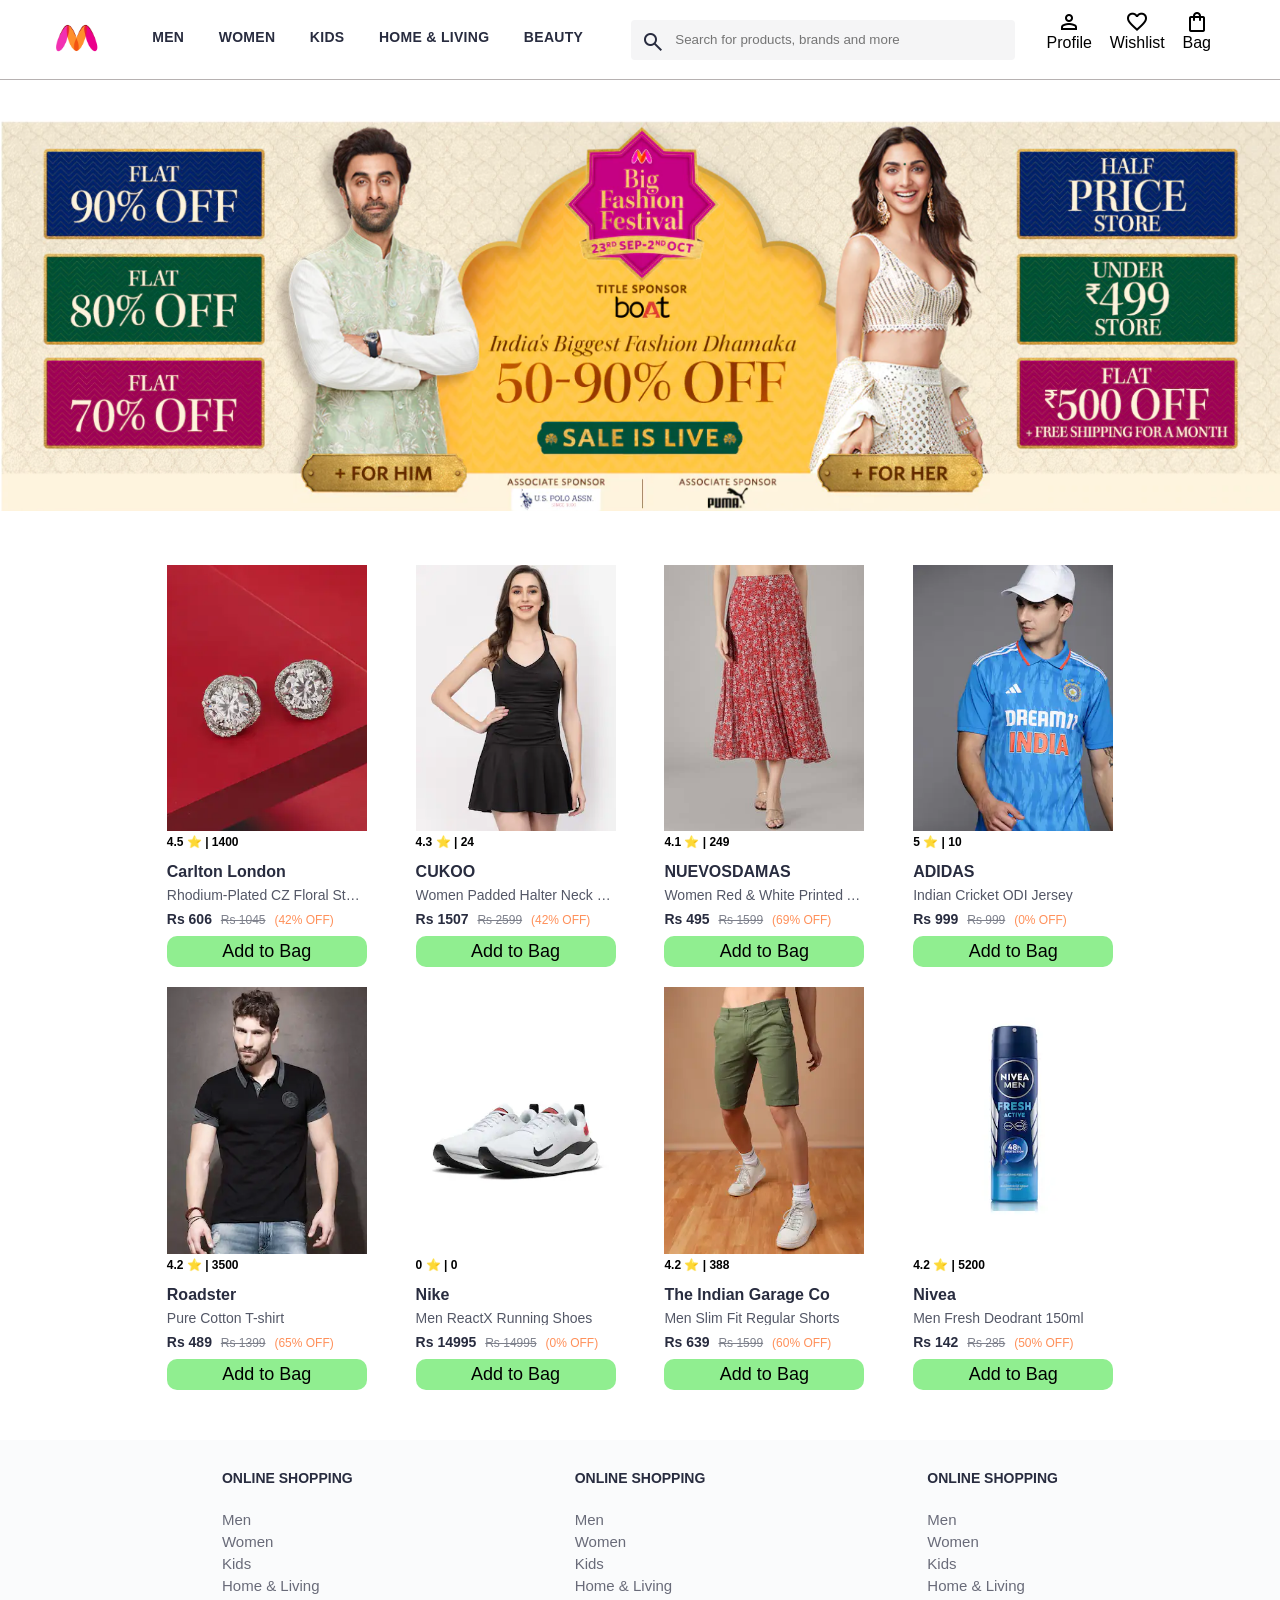
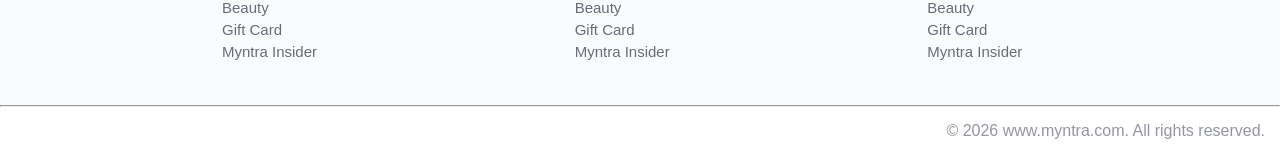
<file: index.html>
<!DOCTYPE html>
<html lang="en">
<head>
    <title>Myntra Functional Clone</title>
    <link rel="stylesheet" href="css/index.css">
    <link rel="stylesheet" href="https://fonts.googleapis.com/css2?family=Material+Symbols+Outlined:opsz,wght,FILL,GRAD@20..48,100..700,0..1,-50..200" />
</head>
<body>
    <header>
        <div class="logo_container">
            <a href="#"><img class="myntra_home" src="images/myntra_logo.webp" alt="Myntra Home"></a>
        </div>
        <nav class="nav_bar">
            <a href="pages/men.html">Men</a>
            <a href="pages/women.html">Women</a>
            <a href="pages/kids.html">Kids</a>
            <a href="pages/home.html">Home & Living</a>
            <a href="pages/beauty.html">Beauty</a>
        </nav>
        <div class="search_bar">
            <span class="material-symbols-outlined search_icon">search</span>
            <input class="search_input" placeholder="Search for products, brands and more">
        </div>
        <div class="action_bar">
            <div class="action_container">
                <span class="material-symbols-outlined action_icon">person</span>
                <span class="action_name">Profile</span>
            </div>

            <div class="action_container">
                <span class="material-symbols-outlined action_icon">favorite</span>
                <span class="action_name">Wishlist</span>
            </div>

            <a class="action_container" style="color: black;" href="pages/bag.html">
                <span class="material-symbols-outlined action_icon">shopping_bag</span>
                <span class="action_name">Bag</span>
                <span class="bag-item-count">0</span>
            </a>
        </div>
    </header>
    <main>
        <div class="banner_container">
            <img class="banner_image" src="images/index_img_1.png" alt="Banner Image">
        </div>
        <div class="items-container">
        </div>
    </main>
    <footer>
        <div class="footer_container">
            <div class="footer_column">
                <h3>ONLINE SHOPPING</h3>

                <a href="#">Men</a>
                <a href="#">Women</a>
                <a href="#">Kids</a>
                <a href="#">Home & Living</a>
                <a href="#">Beauty</a>
                <a href="#">Gift Card</a>
                <a href="#">Myntra Insider</a>
            </div>

            <div class="footer_column">
                <h3>ONLINE SHOPPING</h3>

                <a href="#">Men</a>
                <a href="#">Women</a>
                <a href="#">Kids</a>
                <a href="#">Home & Living</a>
                <a href="#">Beauty</a>
                <a href="#">Gift Card</a>
                <a href="#">Myntra Insider</a>
            </div>

            <div class="footer_column">
                <h3>ONLINE SHOPPING</h3>

                <a href="#">Men</a>
                <a href="#">Women</a>
                <a href="#">Kids</a>
                <a href="#">Home & Living</a>
                <a href="#">Beauty</a>
                <a href="#">Gift Card</a>
                <a href="#">Myntra Insider</a>
            </div>
        </div>
        <hr>

        <div class="copyright">
            © 2026 www.myntra.com. All rights reserved.
        </div>
    </footer>
    <script src="data/items.js"></script>
    <script src="scripts/index.js"></script>
</body>
</html>
</file>
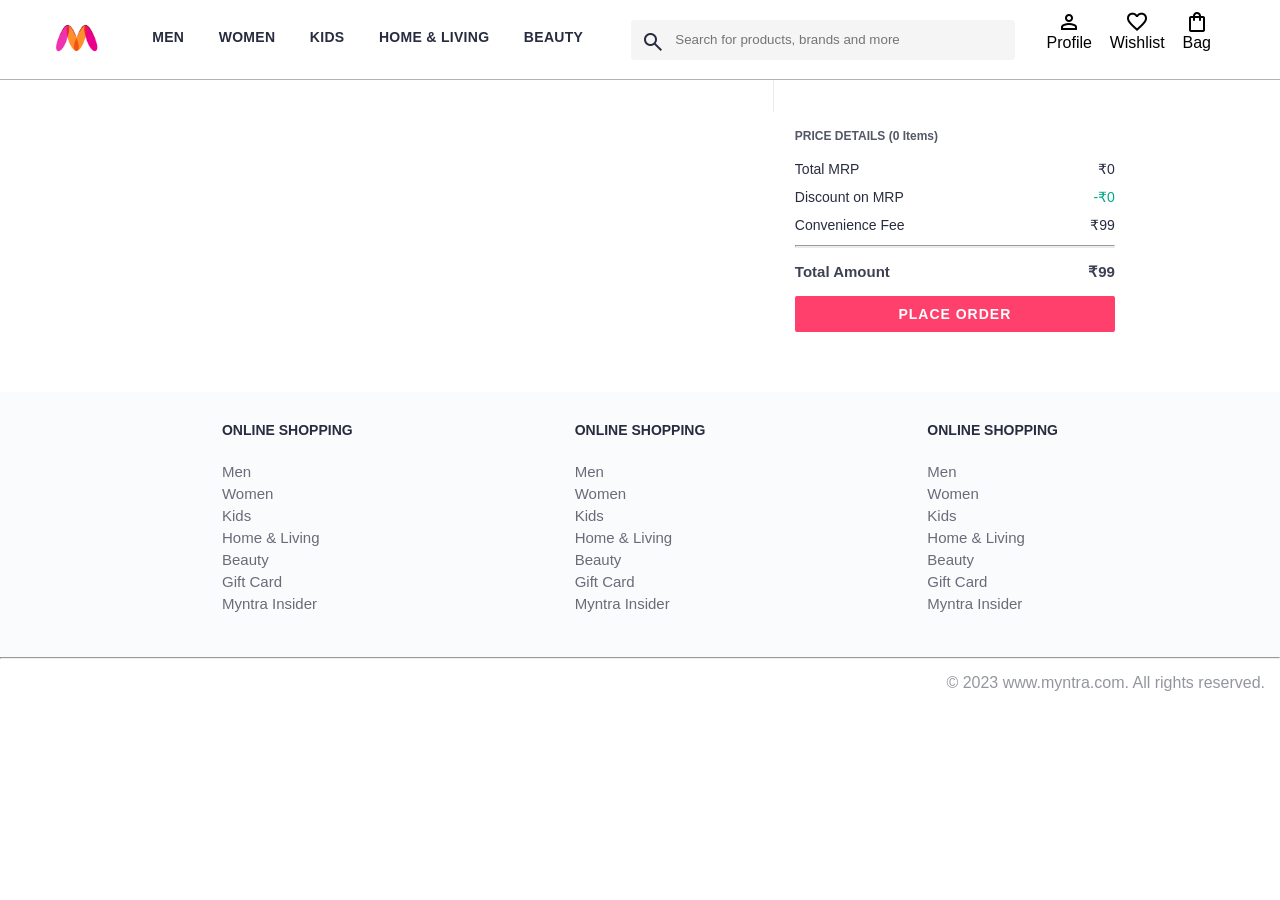
<file: pages/bag.html>
<!DOCTYPE html>
<html lang="en">
<head>
    <title>Myntra Clone</title>
    <link rel="stylesheet" href="../css/index.css">
    <link rel="stylesheet" href="../css/bag.css">
    <link rel="stylesheet" href="https://fonts.googleapis.com/css2?family=Material+Symbols+Outlined:opsz,wght,FILL,GRAD@20..48,100..700,0..1,-50..200" />
</head>
<body>
    <header>
        <div class="logo_container">
            <a href="#"><img class="myntra_home" src="../images/myntra_logo.webp" alt="Myntra Home"></a>
        </div>
        <nav class="nav_bar">
            <a href="men.html">Men</a>
            <a href="women.html">Women</a>
            <a href="kids.html">Kids</a>
            <a href="home.html">Home & Living</a>
            <a href="beauty.html">Beauty</a>
        </nav>
        <div class="search_bar">
            <span class="material-symbols-outlined search_icon">search</span>
            <input class="search_input" placeholder="Search for products, brands and more">
        </div>
        <div class="action_bar">
            <div class="action_container">
                <span class="material-symbols-outlined action_icon">person</span>
                <span class="action_name">Profile</span>
            </div>

            <div class="action_container">
                <span class="material-symbols-outlined action_icon">favorite</span>
                <span class="action_name">Wishlist</span>
            </div>

            <div class="action_container">
                <span class="material-symbols-outlined action_icon">shopping_bag</span>
                <span class="action_name">Bag</span>
                <span class="bag-item-count">0</span>
            </div>
        </div>
    </header>
    <main>
      <div class="bag-page">
        <div class="bag-items-container">
        </div>
        <div class="bag-summary">
        </div>

      </div>
    </main>
    <footer>
        <div class="footer_container">
            <div class="footer_column">
                <h3>ONLINE SHOPPING</h3>

                <a href="#">Men</a>
                <a href="#">Women</a>
                <a href="#">Kids</a>
                <a href="#">Home & Living</a>
                <a href="#">Beauty</a>
                <a href="#">Gift Card</a>
                <a href="#">Myntra Insider</a>
            </div>

            <div class="footer_column">
                <h3>ONLINE SHOPPING</h3>

                <a href="#">Men</a>
                <a href="#">Women</a>
                <a href="#">Kids</a>
                <a href="#">Home & Living</a>
                <a href="#">Beauty</a>
                <a href="#">Gift Card</a>
                <a href="#">Myntra Insider</a>
            </div>

            <div class="footer_column">
                <h3>ONLINE SHOPPING</h3>

                <a href="#">Men</a>
                <a href="#">Women</a>
                <a href="#">Kids</a>
                <a href="#">Home & Living</a>
                <a href="#">Beauty</a>
                <a href="#">Gift Card</a>
                <a href="#">Myntra Insider</a>
            </div>
        </div>
        <hr>

        <div class="copyright">
            © 2023 www.myntra.com. All rights reserved.
        </div>
    </footer>
    <script src="../data/items.js"></script>
    <script src="../data/menitems.js"></script>
    <script src="../data/womenitems.js"></script>
    <script src="../data/kidsitems.js"></script>
    <script src="../data/homeitems.js"></script>
    <script src="../data/beautyitems.js"></script>
    <script src="../scripts/index.js"></script>
    <script src="../scripts/bag.js"></script>


</body>
</html>
</file>
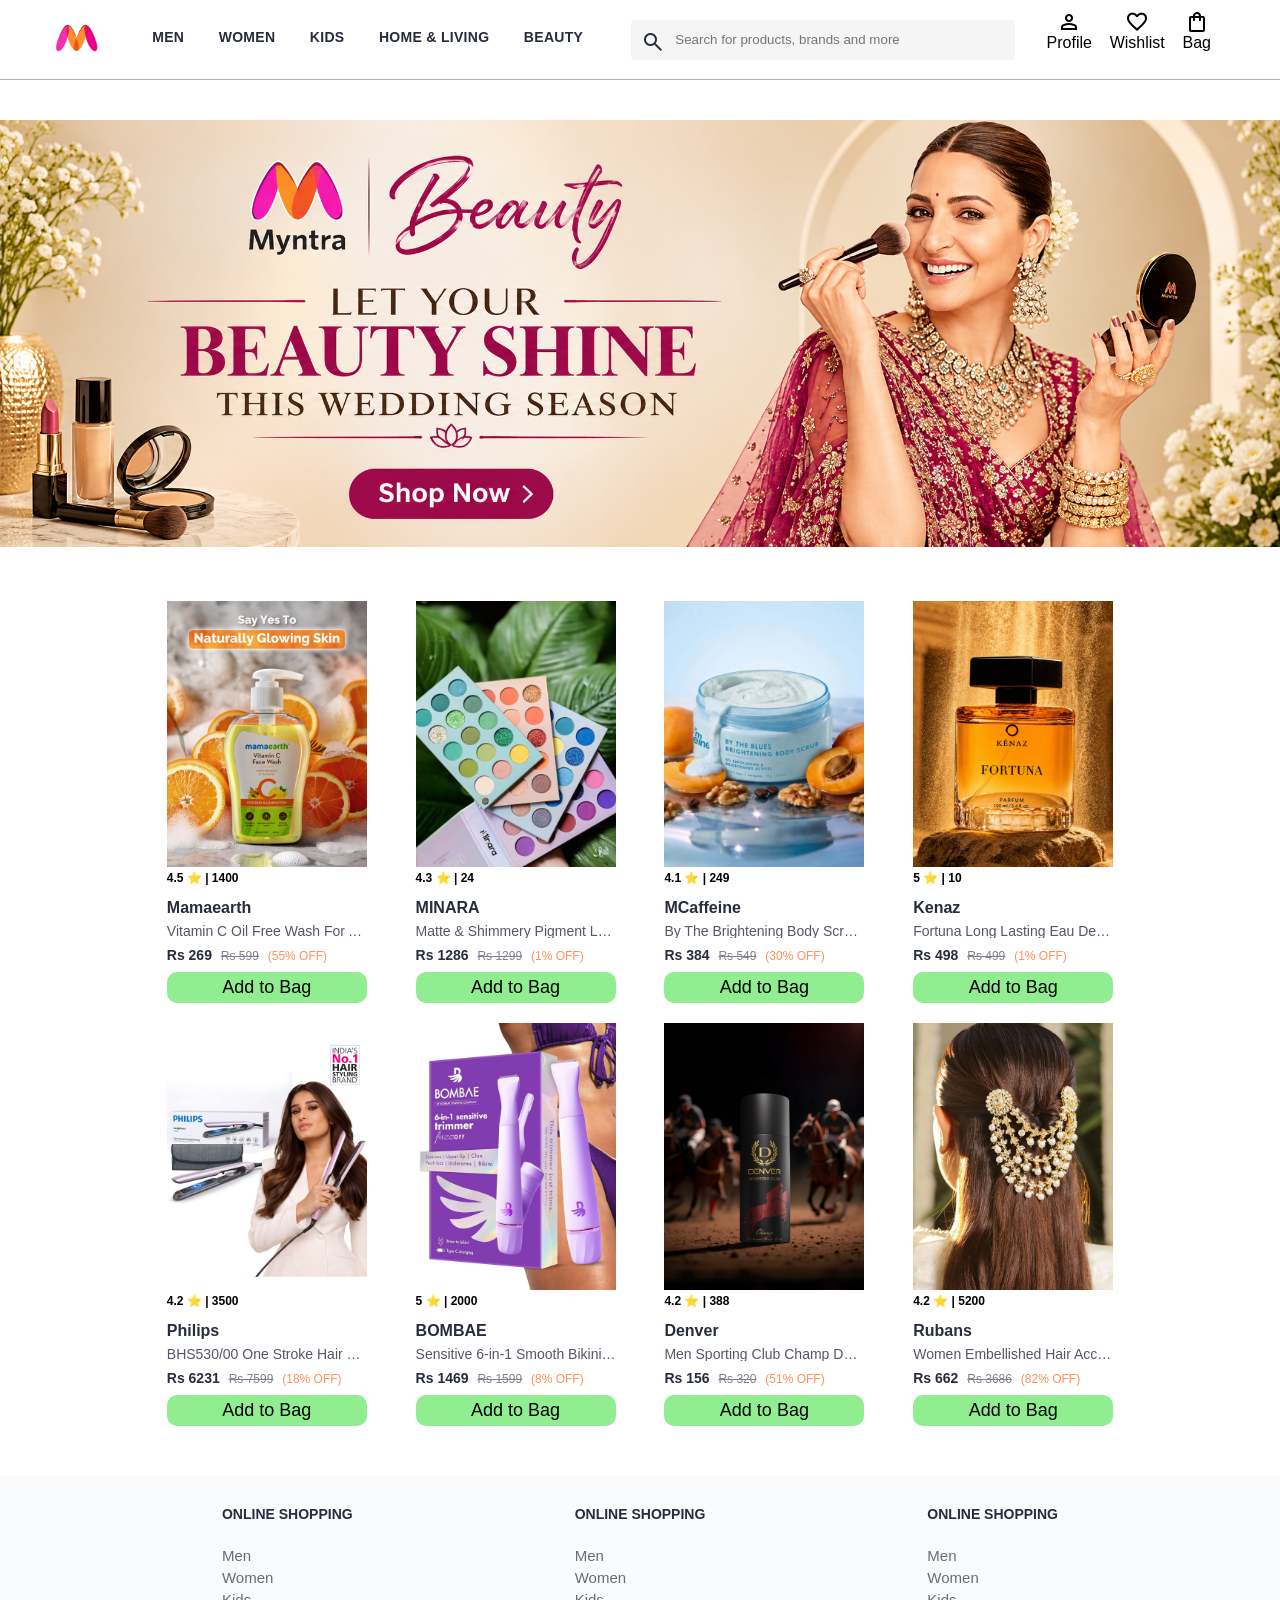
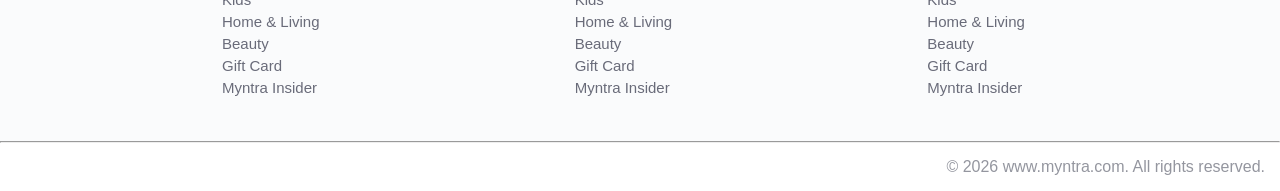
<file: pages/beauty.html>
<!DOCTYPE html>
<html lang="en">
<head>
    <title>Myntra Functional Clone</title>
    <link rel="stylesheet" href="../css/index.css">
    <link rel="stylesheet" href="https://fonts.googleapis.com/css2?family=Material+Symbols+Outlined:opsz,wght,FILL,GRAD@20..48,100..700,0..1,-50..200" />
</head>
<body>
    <header>
        <div class="logo_container">
            <a href="#"><img class="myntra_home" src="../images/myntra_logo.webp" alt="Myntra Home"></a>
        </div>
        <nav class="nav_bar">
            <a href="men.html">Men</a>
            <a href="women.html">Women</a>
            <a href="kids.html">Kids</a>
            <a href="home.html">Home & Living</a>
            <a href="beauty.html">Beauty</a>
        </nav>
        <div class="search_bar">
            <span class="material-symbols-outlined search_icon">search</span>
            <input class="search_input" placeholder="Search for products, brands and more">
        </div>
        <div class="action_bar">
            <div class="action_container">
                <span class="material-symbols-outlined action_icon">person</span>
                <span class="action_name">Profile</span>
            </div>

            <div class="action_container">
                <span class="material-symbols-outlined action_icon">favorite</span>
                <span class="action_name">Wishlist</span>
            </div>

            <a class="action_container" style="color: black;" href="../pages/bag.html">
                <span class="material-symbols-outlined action_icon">shopping_bag</span>
                <span class="action_name">Bag</span>
                <span class="bag-item-count">0</span>
            </a>
        </div>
    </header>

    
    
    <main>
        <div class="banner_container">
            <img class="banner_image" src="../images/beauty/banner.png " alt="Banner Image">
        </div>
       
        <div class="items-container">
        </div>
       
        
    </main>
    <footer>
        <div class="footer_container">
            <div class="footer_column">
                <h3>ONLINE SHOPPING</h3>

                <a href="#">Men</a>
                <a href="#">Women</a>
                <a href="#">Kids</a>
                <a href="#">Home & Living</a>
                <a href="#">Beauty</a>
                <a href="#">Gift Card</a>
                <a href="#">Myntra Insider</a>
            </div>

            <div class="footer_column">
                <h3>ONLINE SHOPPING</h3>

                <a href="#">Men</a>
                <a href="#">Women</a>
                <a href="#">Kids</a>
                <a href="#">Home & Living</a>
                <a href="#">Beauty</a>
                <a href="#">Gift Card</a>
                <a href="#">Myntra Insider</a>
            </div>

            <div class="footer_column">
                <h3>ONLINE SHOPPING</h3>

                <a href="men.html">Men</a>
                <a href="#">Women</a>
                <a href="#">Kids</a>
                <a href="#">Home & Living</a>
                <a href="#">Beauty</a>
                <a href="#">Gift Card</a>
                <a href="#">Myntra Insider</a>
            </div>
        </div>
        <hr>

        <div class="copyright">
            © 2026 www.myntra.com. All rights reserved.
        </div>
    </footer>
     
    
    <script src="../data/beautyitems.js"></script>
    <script src="../scripts/beauty.js"></script>



</body>
</html>
</file>
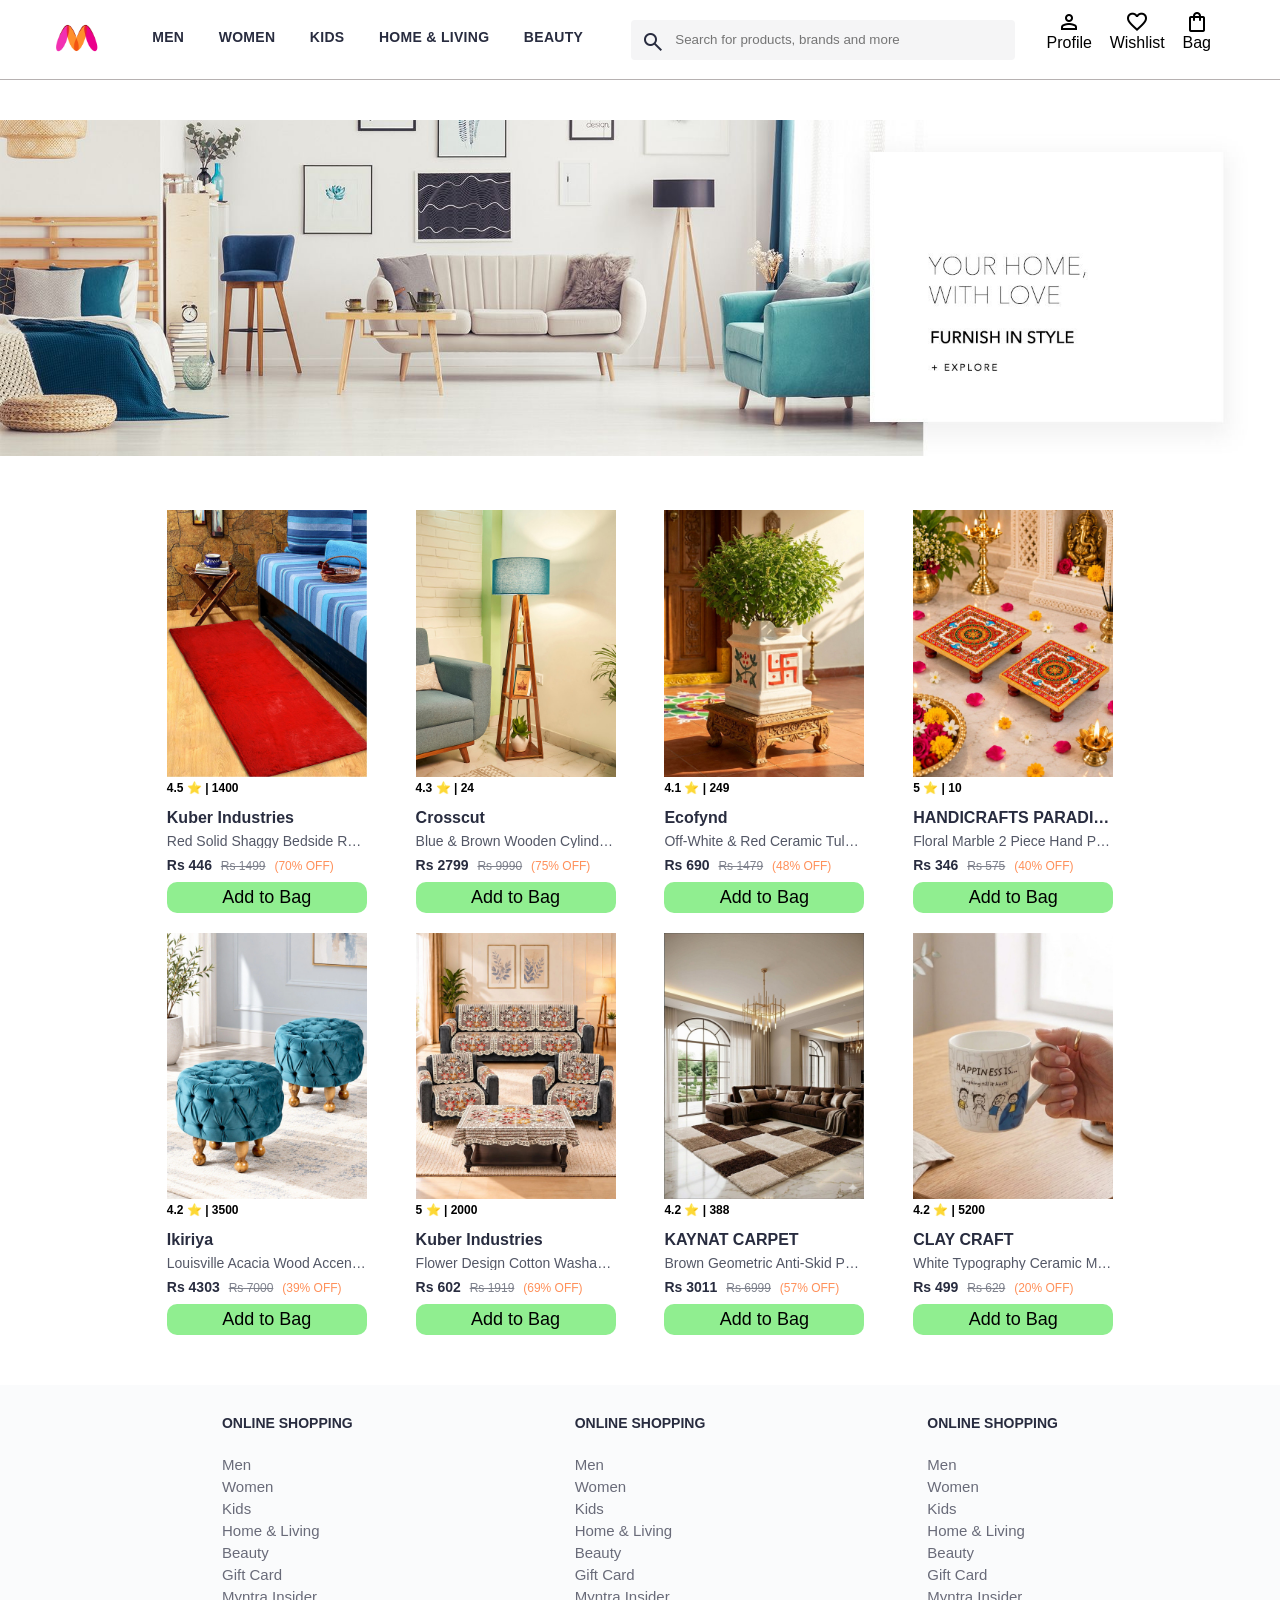
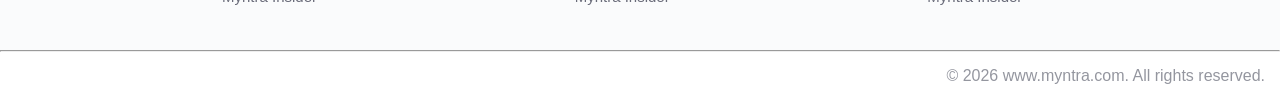
<file: pages/home.html>
<!DOCTYPE html>
<html lang="en">
<head>
    <title>Myntra Functional Clone</title>
    <link rel="stylesheet" href="../css/index.css">
    <link rel="stylesheet" href="https://fonts.googleapis.com/css2?family=Material+Symbols+Outlined:opsz,wght,FILL,GRAD@20..48,100..700,0..1,-50..200" />
</head>
<body>
    <header>
        <div class="logo_container">
            <a href="#"><img class="myntra_home" src="../images/myntra_logo.webp" alt="Myntra Home"></a>
        </div>
        <nav class="nav_bar">
            <a href="men.html">Men</a>
            <a href="women.html">Women</a>
            <a href="kids.html">Kids</a>
            <a href="home.html">Home & Living</a>
            <a href="beauty.html">Beauty</a>
        </nav>
        <div class="search_bar">
            <span class="material-symbols-outlined search_icon">search</span>
            <input class="search_input" placeholder="Search for products, brands and more">
        </div>
        <div class="action_bar">
            <div class="action_container">
                <span class="material-symbols-outlined action_icon">person</span>
                <span class="action_name">Profile</span>
            </div>

            <div class="action_container">
                <span class="material-symbols-outlined action_icon">favorite</span>
                <span class="action_name">Wishlist</span>
            </div>

            <a class="action_container" style="color: black;" href="../pages/bag.html">
                <span class="material-symbols-outlined action_icon">shopping_bag</span>
                <span class="action_name">Bag</span>
                <span class="bag-item-count">0</span>
            </a>
        </div>
    </header>

    
    
    <main>
        <div class="banner_container">
            <img class="banner_image" src="../images/home/banner.jpg " alt="Banner Image">
        </div>
       
        <div class="items-container">
        </div>
       
        
    </main>
    <footer>
        <div class="footer_container">
            <div class="footer_column">
                <h3>ONLINE SHOPPING</h3>

                <a href="#">Men</a>
                <a href="#">Women</a>
                <a href="#">Kids</a>
                <a href="#">Home & Living</a>
                <a href="#">Beauty</a>
                <a href="#">Gift Card</a>
                <a href="#">Myntra Insider</a>
            </div>

            <div class="footer_column">
                <h3>ONLINE SHOPPING</h3>

                <a href="#">Men</a>
                <a href="#">Women</a>
                <a href="#">Kids</a>
                <a href="#">Home & Living</a>
                <a href="#">Beauty</a>
                <a href="#">Gift Card</a>
                <a href="#">Myntra Insider</a>
            </div>

            <div class="footer_column">
                <h3>ONLINE SHOPPING</h3>

                <a href="men.html">Men</a>
                <a href="#">Women</a>
                <a href="#">Kids</a>
                <a href="#">Home & Living</a>
                <a href="#">Beauty</a>
                <a href="#">Gift Card</a>
                <a href="#">Myntra Insider</a>
            </div>
        </div>
        <hr>

        <div class="copyright">
            © 2026 www.myntra.com. All rights reserved.
        </div>
    </footer>
     
    <script src="../data/homeitems.js"></script>
    <script src="../scripts/home.js"></script>



</body>
</html>
</file>
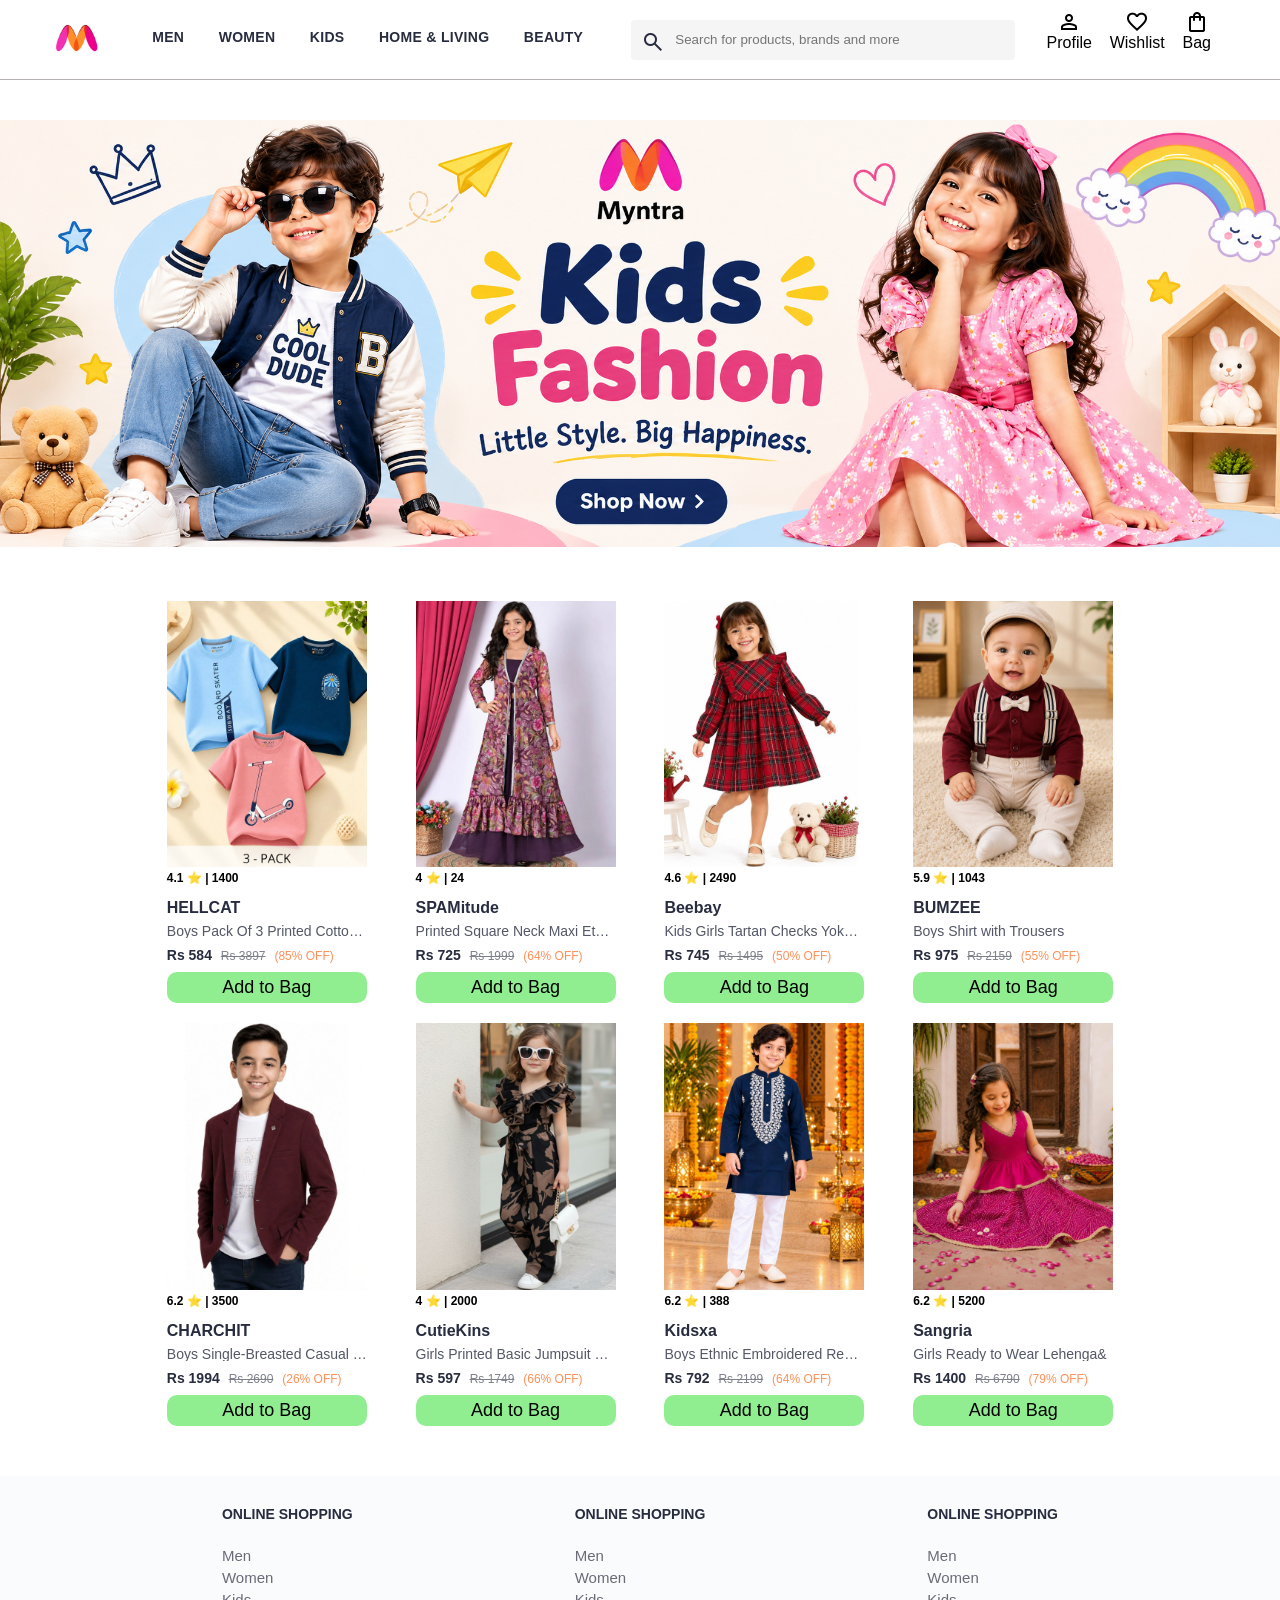
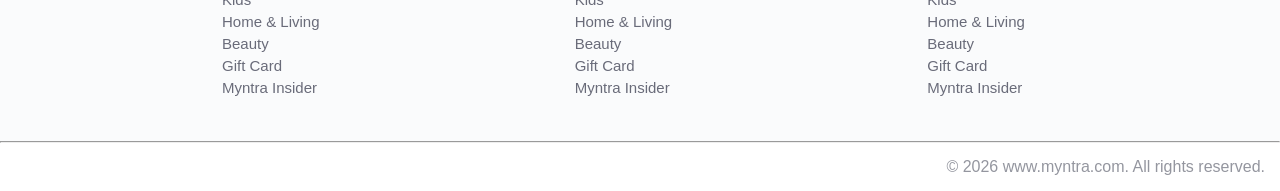
<file: pages/kids.html>
<!DOCTYPE html>
<html lang="en">
<head>
    <title>Myntra Functional Clone</title>
    <link rel="stylesheet" href="../css/index.css">
    <link rel="stylesheet" href="https://fonts.googleapis.com/css2?family=Material+Symbols+Outlined:opsz,wght,FILL,GRAD@20..48,100..700,0..1,-50..200" />
</head>
<body>
    <header>
        <div class="logo_container">
            <a href="#"><img class="myntra_home" src="../images/myntra_logo.webp" alt="Myntra Home"></a>
        </div>
        <nav class="nav_bar">
            <a href="men.html">Men</a>
            <a href="women.html">Women</a>
            <a href="kids.html">Kids</a>
            <a href="home.html">Home & Living</a>
            <a href="beauty.html">Beauty</a>
        </nav>
        <div class="search_bar">
            <span class="material-symbols-outlined search_icon">search</span>
            <input class="search_input" placeholder="Search for products, brands and more">
        </div>
        <div class="action_bar">
            <div class="action_container">
                <span class="material-symbols-outlined action_icon">person</span>
                <span class="action_name">Profile</span>
            </div>

            <div class="action_container">
                <span class="material-symbols-outlined action_icon">favorite</span>
                <span class="action_name">Wishlist</span>
            </div>

            <a class="action_container" style="color: black;" href="../pages/bag.html">
                <span class="material-symbols-outlined action_icon">shopping_bag</span>
                <span class="action_name">Bag</span>
                <span class="bag-item-count">0</span>
            </a>
        </div>
    </header>

    
    
    <main>
        <div class="banner_container">
            <img class="banner_image" src="../images/kids/banner.png" alt="Banner Image">
        </div>
       
        <div class="items-container">
        </div>
       
        
    </main>
    <footer>
        <div class="footer_container">
            <div class="footer_column">
                <h3>ONLINE SHOPPING</h3>

                <a href="#">Men</a>
                <a href="#">Women</a>
                <a href="#">Kids</a>
                <a href="#">Home & Living</a>
                <a href="#">Beauty</a>
                <a href="#">Gift Card</a>
                <a href="#">Myntra Insider</a>
            </div>

            <div class="footer_column">
                <h3>ONLINE SHOPPING</h3>

                <a href="#">Men</a>
                <a href="#">Women</a>
                <a href="#">Kids</a>
                <a href="#">Home & Living</a>
                <a href="#">Beauty</a>
                <a href="#">Gift Card</a>
                <a href="#">Myntra Insider</a>
            </div>

            <div class="footer_column">
                <h3>ONLINE SHOPPING</h3>

                <a href="men.html">Men</a>
                <a href="women.html">Women</a>
                <a href="kids.html">Kids</a>
                <a href="#">Home & Living</a>
                <a href="#">Beauty</a>
                <a href="#">Gift Card</a>
                <a href="#">Myntra Insider</a>
            </div>
        </div>
        <hr>

        <div class="copyright">
            © 2026 www.myntra.com. All rights reserved.
        </div>
    </footer>
 
    <script src="../data/kidsitems.js"></script>
    <script src="../scripts/kids.js"></script>
    



</body>
</html>
</file>
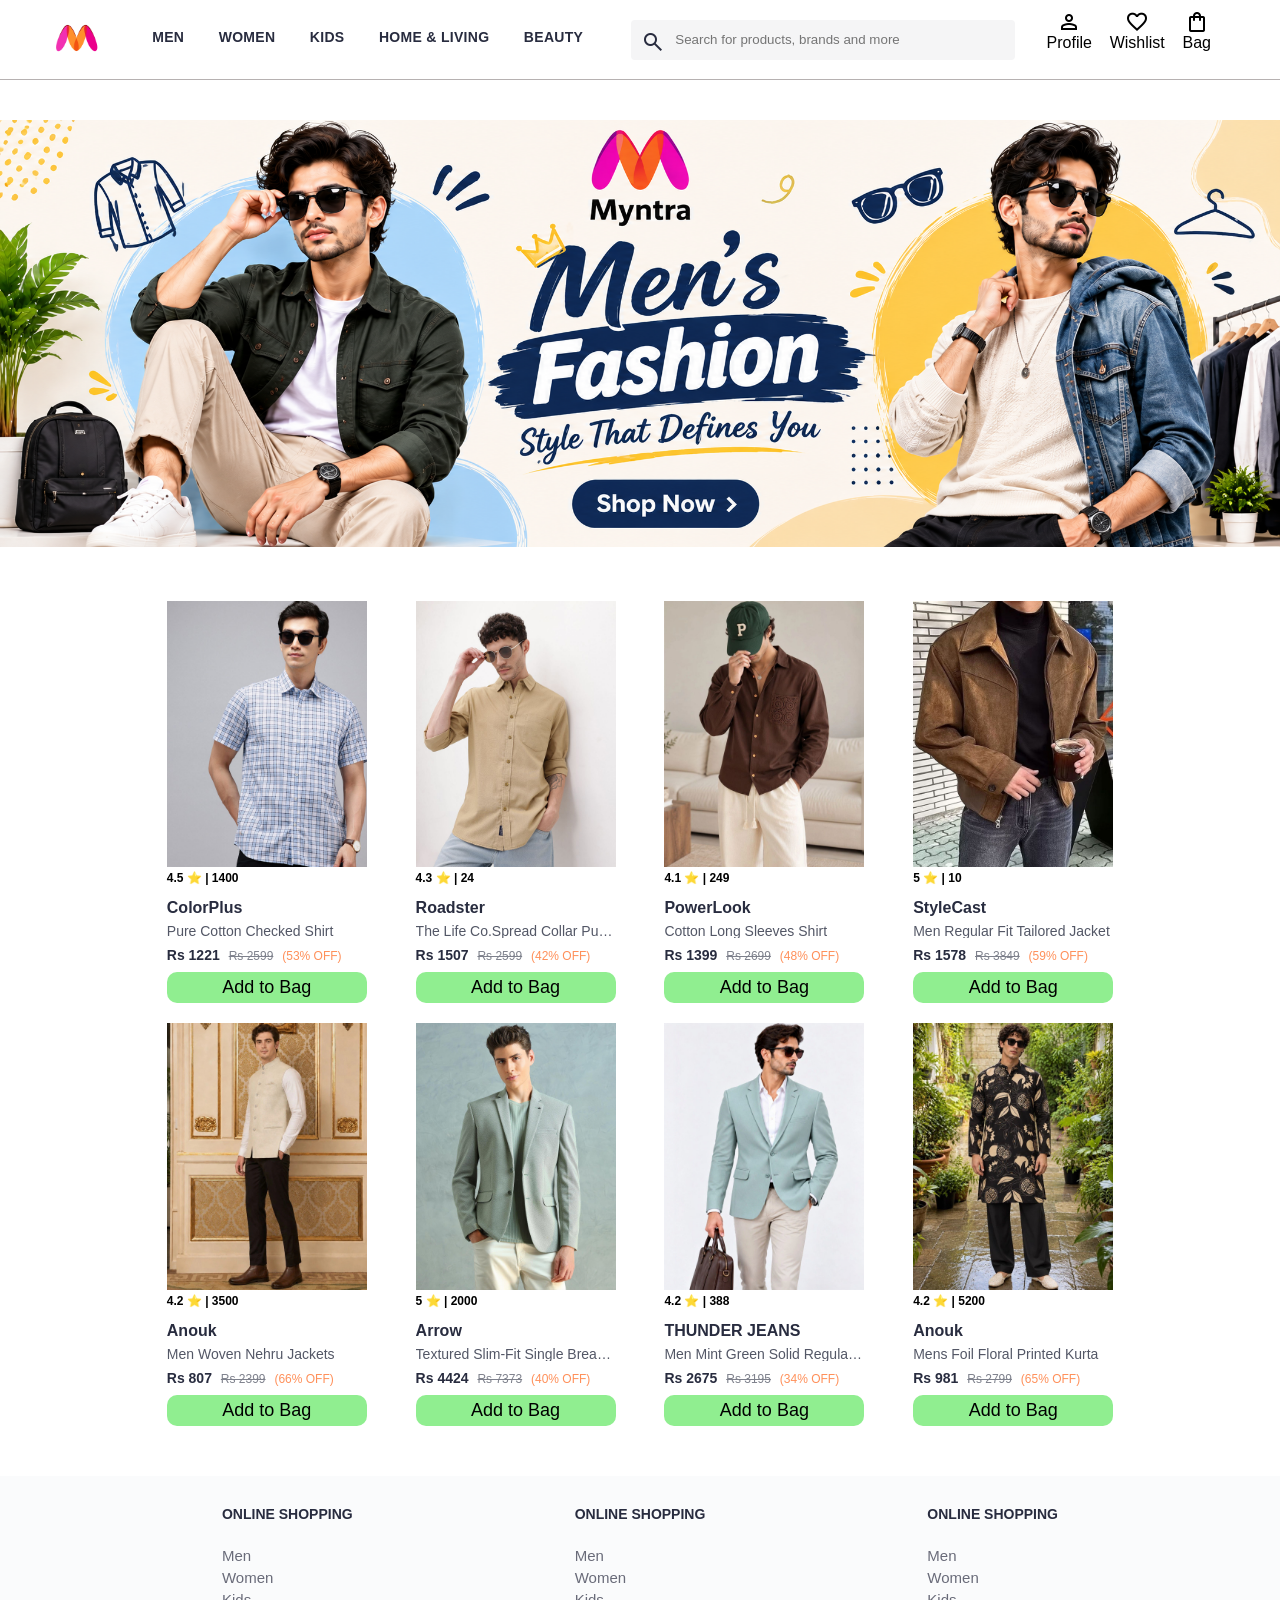
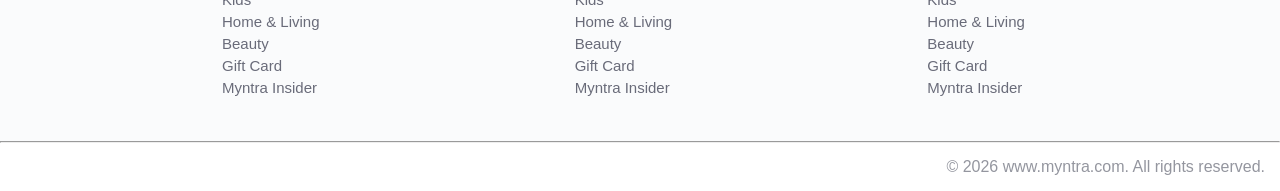
<file: pages/men.html>
<!DOCTYPE html>
<html lang="en">
<head>
    <title>Myntra Functional Clone</title>
    <link rel="stylesheet" href="../css/index.css">
    <link rel="stylesheet" href="https://fonts.googleapis.com/css2?family=Material+Symbols+Outlined:opsz,wght,FILL,GRAD@20..48,100..700,0..1,-50..200" />
</head>
<body>
    <header>
        <div class="logo_container">
            <a href="#"><img class="myntra_home" src="../images/myntra_logo.webp" alt="Myntra Home"></a>
        </div>
        <nav class="nav_bar">
            <a href="men.html">Men</a>
            <a href="women.html">Women</a>
            <a href="kids.html">Kids</a>
            <a href="home.html">Home & Living</a>
            <a href="beauty.html">Beauty</a>
        </nav>
        <div class="search_bar">
            <span class="material-symbols-outlined search_icon">search</span>
            <input class="search_input" placeholder="Search for products, brands and more">
        </div>
        <div class="action_bar">
            <div class="action_container">
                <span class="material-symbols-outlined action_icon">person</span>
                <span class="action_name">Profile</span>
            </div>

            <div class="action_container">
                <span class="material-symbols-outlined action_icon">favorite</span>
                <span class="action_name">Wishlist</span>
            </div>

            <a class="action_container" style="color: black;" href="../pages/bag.html">
                <span class="material-symbols-outlined action_icon">shopping_bag</span>
                <span class="action_name">Bag</span>
                <span class="bag-item-count">0</span>
            </a>
        </div>
    </header>

    
    
    <main>
        <div class="banner_container">
            <img class="banner_image" src="../images/men/Men’s Fashion_ Style That Defines You.png" alt="Banner Image">
        </div>
       
        <div class="items-container">
        </div>
       
        
    </main>
    <footer>
        <div class="footer_container">
            <div class="footer_column">
                <h3>ONLINE SHOPPING</h3>

                <a href="#">Men</a>
                <a href="#">Women</a>
                <a href="#">Kids</a>
                <a href="#">Home & Living</a>
                <a href="#">Beauty</a>
                <a href="#">Gift Card</a>
                <a href="#">Myntra Insider</a>
            </div>

            <div class="footer_column">
                <h3>ONLINE SHOPPING</h3>

                <a href="#">Men</a>
                <a href="#">Women</a>
                <a href="#">Kids</a>
                <a href="#">Home & Living</a>
                <a href="#">Beauty</a>
                <a href="#">Gift Card</a>
                <a href="#">Myntra Insider</a>
            </div>

            <div class="footer_column">
                <h3>ONLINE SHOPPING</h3>

                <a href="men.html">Men</a>
                <a href="#">Women</a>
                <a href="#">Kids</a>
                <a href="#">Home & Living</a>
                <a href="#">Beauty</a>
                <a href="#">Gift Card</a>
                <a href="#">Myntra Insider</a>
            </div>
        </div>
        <hr>

        <div class="copyright">
            © 2026 www.myntra.com. All rights reserved.
        </div>
    </footer>
 
    <script src="../data/menitems.js"></script>
    <script src="../scripts/men.js"></script>



</body>
</html>
</file>
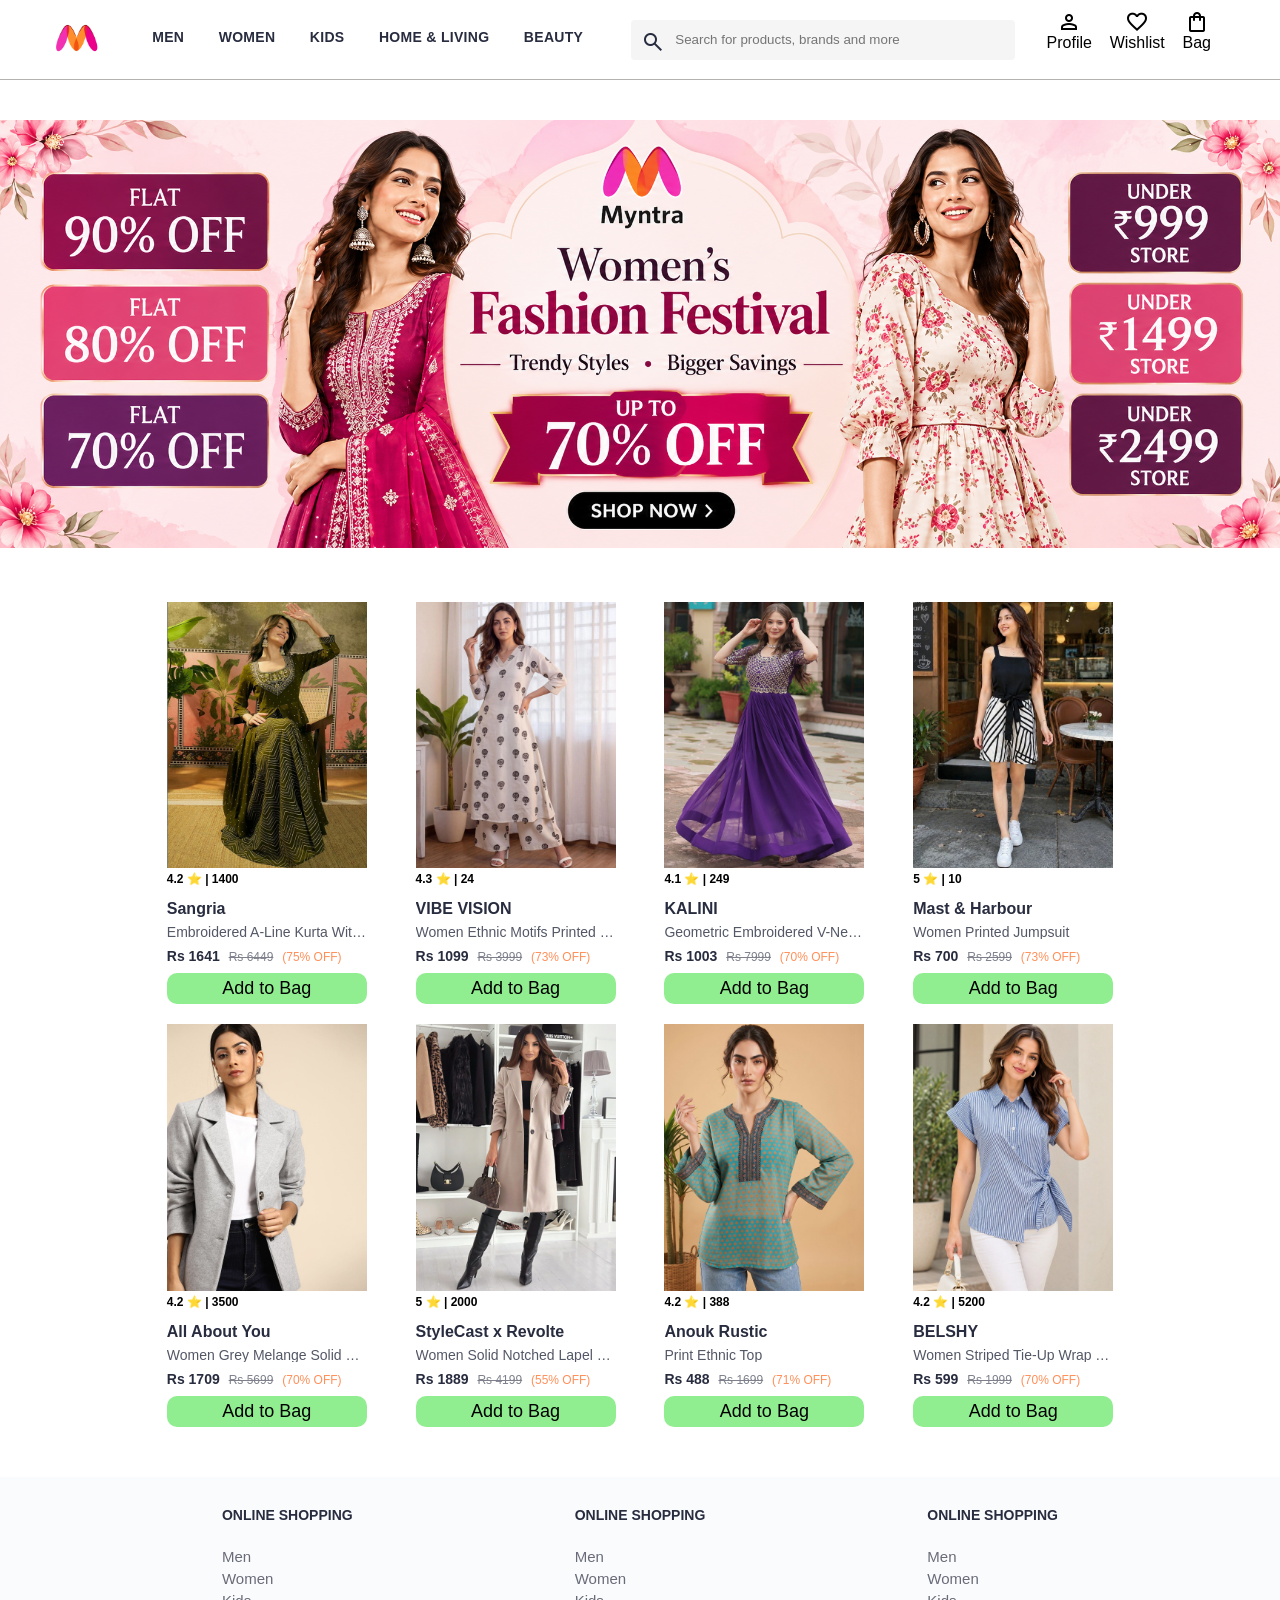
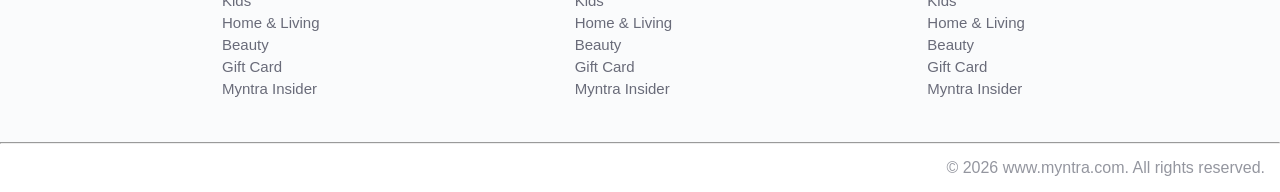
<file: pages/women.html>
<!DOCTYPE html>
<html lang="en">
<head>
    <title>Myntra Functional Clone</title>
    <link rel="stylesheet" href="../css/index.css">
    <link rel="stylesheet" href="https://fonts.googleapis.com/css2?family=Material+Symbols+Outlined:opsz,wght,FILL,GRAD@20..48,100..700,0..1,-50..200" />
</head>
<body>
    <header>
        <div class="logo_container">
            <a href="#"><img class="myntra_home" src="../images/myntra_logo.webp" alt="Myntra Home"></a>
        </div>
        <nav class="nav_bar">
            <a href="men.html">Men</a>
            <a href="women.html">Women</a>
            <a href="kids.html">Kids</a>
            <a href="home.html">Home & Living</a>
            <a href="beauty.html">Beauty</a>
        </nav>
        <div class="search_bar">
            <span class="material-symbols-outlined search_icon">search</span>
            <input class="search_input" placeholder="Search for products, brands and more">
        </div>
        <div class="action_bar">
            <div class="action_container">
                <span class="material-symbols-outlined action_icon">person</span>
                <span class="action_name">Profile</span>
            </div>

            <div class="action_container">
                <span class="material-symbols-outlined action_icon">favorite</span>
                <span class="action_name">Wishlist</span>
            </div>

            <a class="action_container" style="color: black;" href="../pages/bag.html">
                <span class="material-symbols-outlined action_icon">shopping_bag</span>
                <span class="action_name">Bag</span>
                <span class="bag-item-count">0</span>
            </a>
        </div>
    </header>

    
    
    <main>
        <div class="banner_container">
            <img class="banner_image" src="../images/women/Women’s Fashion Festival Sale.png" alt="Banner Image">
        </div>
       
        <div class="items-container">
        </div>
       
        
    </main>
    <footer>
        <div class="footer_container">
            <div class="footer_column">
                <h3>ONLINE SHOPPING</h3>

                <a href="#">Men</a>
                <a href="#">Women</a>
                <a href="#">Kids</a>
                <a href="#">Home & Living</a>
                <a href="#">Beauty</a>
                <a href="#">Gift Card</a>
                <a href="#">Myntra Insider</a>
            </div>

            <div class="footer_column">
                <h3>ONLINE SHOPPING</h3>

                <a href="#">Men</a>
                <a href="#">Women</a>
                <a href="#">Kids</a>
                <a href="#">Home & Living</a>
                <a href="#">Beauty</a>
                <a href="#">Gift Card</a>
                <a href="#">Myntra Insider</a>
            </div>

            <div class="footer_column">
                <h3>ONLINE SHOPPING</h3>

                <a href="men.html">Men</a>
                <a href="women.html">Women</a>
                <a href="kids.html">Kids</a>
                <a href="#">Home & Living</a>
                <a href="#">Beauty</a>
                <a href="#">Gift Card</a>
                <a href="#">Myntra Insider</a>
            </div>
        </div>
        <hr>

        <div class="copyright">
            © 2026 www.myntra.com. All rights reserved.
        </div>
    </footer>
 
    <script src="../data/womenitems.js"></script>
    <script src="../scripts/women.js"></script>
    



</body>
</html>
</file>
<file: css/index.css>
* {
    margin: 0;
    padding: 0;
    font-family: Assistant,-apple-system,BlinkMacSystemFont,Segoe UI,Roboto,Helvetica,Arial,sans-serif;
    box-sizing: border-box;
}
header {
    display: flex;
    background-color: #ffffff;
    height: 80px;
    justify-content: space-between;
    align-items: center;
    border-bottom: 1px solid #b6b1b1;
    position: sticky;   /* scroll pe chipka rahega */
    top: 0;             /* upar se 0 distance pe ruk jayega */
    z-index: 100;       /* content ke upar dikhega, neeche nahi chhipega */
}
.myntra_home {
    height: 36px;
    width: 53px;
}
.logo_container {
    margin-left: 4%;
}
.action_bar {
    margin-right: 4%;
}
.nav_bar {
    display: flex;
    min-width: 500px;
    justify-content: space-evenly;
}
.nav_bar a {
    font-size: 14px;
    letter-spacing: .3px;
    color: #282c3f;
    font-weight: 700;
    text-transform: uppercase;
    text-decoration: none;
    padding: 25px 0;
    border-bottom: 5px solid #ffffff;
}
.nav_bar a:hover {
    border-bottom: 4px solid #f54e77;
}

.nav_bar a sup {
    color: #ff3f6c;
    font-size: 10px;
}

.search_bar {
    height: 40px;
    min-width: 200px;
    width: 30%;
    display: flex;
    align-items: center;
}
.search_icon {
    box-sizing: content-box;
    height: 20px;
    padding: 10px;

    background-color: #f5f5f6;
    color: #282c3f;
    font-weight: 300;
    border-radius: 4px 0 0 4px;
}
.search_input {
    color: #696e79;
    background-color: #f5f5f6;
    flex-grow: 1;
    height: 40px;
    border: 0;
    border-radius: 0 4px 4px 0;
}

.action_bar {
    display: flex;
    min-width: 200px;
    justify-content: space-evenly;
}

.action_container {
    display: flex;
    flex-direction: column;
    align-items: center;
    text-decoration: none;
}

/* Main section */
.banner_container {
    margin: 40px 0;
}
.banner_image {
    width: 100%;
}

.category_heading {
    text-transform: uppercase;
    color: #3e4152;
    letter-spacing: .15em;
    font-size: 1.8em;
    margin: 50px 0 10px 30px;
    max-height: 5em;
    font-weight: 700;
}

.category-items, .items-container {
    width: 80%;
    margin: 50px 10%;
    display: flex;
    flex-wrap: wrap;
    justify-content: space-evenly;
}

.sale_item {
    width: 250px;
}

.footer_container {
    padding: 30px 0px 40px 0px;
    background: #FAFBFC;
    display: flex;
    justify-content: space-evenly;
}

.footer_column {
    display: flex;
    flex-direction: column;
}

.footer_column h3 {
    color: #282c3f;
    font-size: 14px;
    margin-bottom: 25px;
}

.footer_column a {
    color: #696b79;
    font-size: 15px;
    text-decoration: none;
    padding-bottom: 5px;
}

.copyright {
    color: #94969f;
    text-align: end;
    padding: 15px;
}

.items-container {
    width: 80%;
    margin: 40px 10%;
}
.item-container {
    width: 200px;
    margin: 10px;
}
.item-image {
    width: 100%;
}
.rating {
    font-size: 12px;
    font-weight: 700;
}
.company-name {
    margin-top: 15px;
    font-size: 16px;
    font-weight: 700;
    line-height: 1.4;
    padding-bottom: 2px;
    color: #282c3f;
    margin-bottom: 6px;
    overflow: hidden;
    text-overflow: ellipsis;
    white-space: nowrap;
}
.company-name {
    
    margin-top: 15px;
    font-size: 16px;
    font-weight: 700;
    line-height: 1;
    color: #282c3f;
    margin-bottom: 6px;
    overflow: hidden;
    text-overflow: ellipsis;
    white-space: nowrap;
}
.item-name {
    color: #535766;
    font-size: 14px;
    line-height: 1;
    margin-bottom: 0;
    margin-top: 0;
    overflow: hidden;
    text-overflow: ellipsis;
    white-space: nowrap;
    font-weight: 400;
    display: block;
}
.price {
    margin-top: 10px;
    font-size: 14px;
    line-height: 15px;
    color: #282c3f;
    white-space: nowrap;
}
.current-price {
    font-size: 14px;
    font-weight: 700;
    color: #282c3f;
}
.original-price {
    text-decoration: line-through;
    color: #7e818c;
    font-weight: 400;
    margin-left: 5px;
    font-size: 12px;
}
.discount {
    color: #ff905a;
    font-weight: 400;
    font-size: 12px;
    margin-left: 5px;
}
.btn-add-bag {
    margin-top: 8px;
    font-size: 18px;
    width: 100%;
    background-color: lightgreen;
    border: none;
    padding: 5px 15px;
    border-radius: 10px;
    cursor: pointer;
}
.bag-item-count {
    background-color: #f16565;
    white-space: nowrap;
    text-align: center;
    line-height: 18px;
    padding: 0 6px;
    height: 18px;
    position: relative;
    border-radius: 50%;
    font-size: 12px;
    color: #fff;
    left: 13px;
    top: -44px;
    font-weight: 700;
    cursor: pointer;
}
.action_container {
    text-decoration: none;
}
a.action_container:link {
    color:black;
}
</file>
<file: css/bag.css>
.bag-items-container {
  display: inline-block;
  width: 64%;
  padding-right: 20px;
  border-right: 1px solid #eaeaec;
  padding-top: 32px;
  color: #282c3f;
  font-size: 13px;
  line-height: 1.42857143;
}

.bag-page {
  padding-bottom: 60px;
  width: 75%;
  margin-left: 12.5%;
}

.bag-summary {
  position: sticky;
  top: 90px;   /* header 80px ka hai */
  vertical-align: top;
  display: inline-block;
  width: 35%;
  padding: 24px 0 0 16px;
  color: #282c3f;
  font-size: 13px;
  line-height: 1.42857143;
}

.bag-details-container {
  margin-bottom: 16px;
}

.price-header {
  font-size: 12px;
  font-weight: 700;
  margin: 24px 0 16px;
  color: #535766;
}

.price-item {
  margin-bottom: 12px;
  line-height: 16px;
  font-size: 14px;
  color: #282c3f;
}

.price-item-value {
  float: right;
}

.priceDetail-base-discount {
  color: #03a685;
}

.price-footer {
  font-weight: 700;
  font-size: 15px;
  padding-top: 16px;
  border-top: 1px solid #eaeaec;
  color: #3e4152;
  line-height: 16px;
}

.btn-place-order {
  width: 100%;
  letter-spacing: 1px;
  font-size: 14px;
  font-weight: 600;
  border-radius: 2px;
  border-width: 0px;
  padding: 10px 16px;
  background-color: rgb(255, 63, 108);
  color: rgb(255, 255, 255);
  cursor: pointer;
}

.bag-item-container {
  margin-bottom: 8px;
  background: #fff;
  font-size: 14px;
  border: 1px solid #eaeaec;
  border-radius: 4px;
  position: relative;
  padding: 12px 12px 0;
}

.item-left-part {
  position: absolute;
  background: rgb(255, 242, 223);
  height: 148px;
  width: 111px;
}

.item-right-part {
  padding-left: 12px;
  position: relative;
  min-height: 148px;
  margin-left: 111px;
  margin-bottom: 12px;
}

.bag-item-img {
  width: 100%;
}

.return-period {
  display: inline-flex;
  font-size: 14px;
  padding-top: 8px;
}

.return-period-days {
  font-weight: 700;
  margin-right: 4px;
}

.delivery-details {
  margin-top: 5px;
  color: #282c3f;
  font-size: 12px;
  letter-spacing: -.1px;
  margin-bottom: 8px;
  line-height: 15px;
}

.delivery-details-days {
  color: #03a685;
}

.remove-from-cart {
  position: absolute;
  font-size: 25px;
  top: 10px;
  right: 18px;
  width: 14px;
  height: 14px;
  cursor: pointer;
}
</file>
